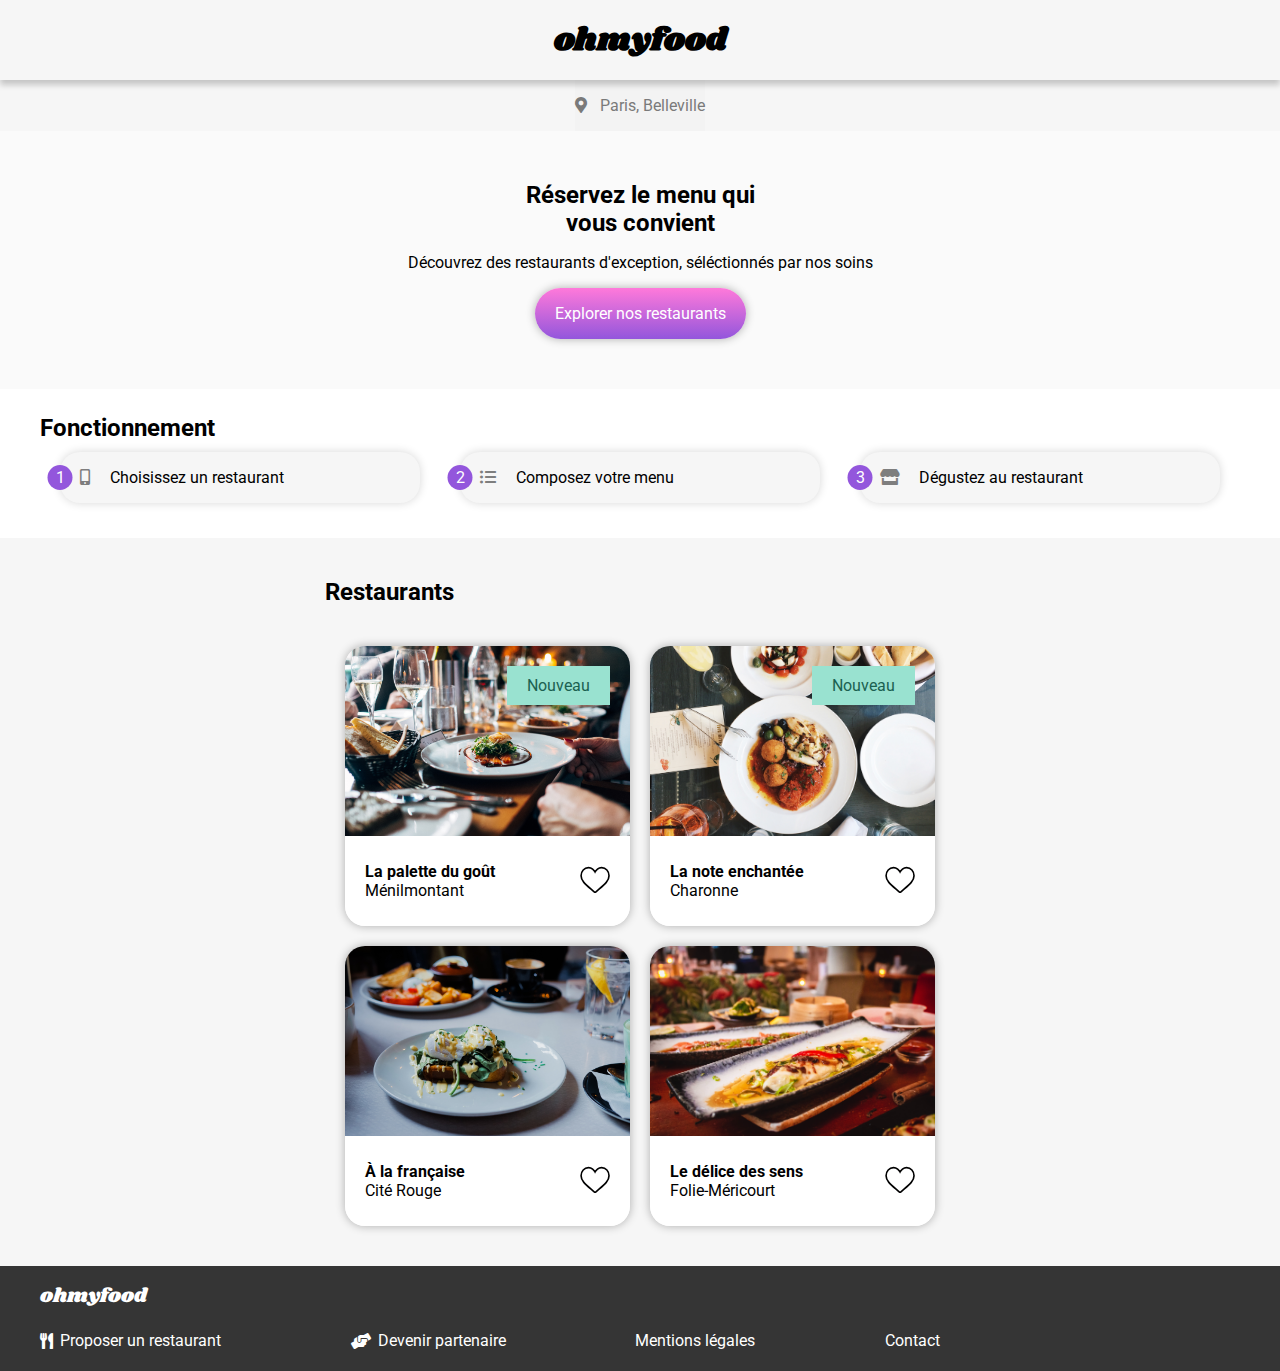
<file: index.html>
<!DOCTYPE html>
<html lang="en">
<head>
    <meta charset="UTF-8">
    <meta name="viewport" content="width=device-width, initial-scale=1.0">
    <title>ohmyfood </title>

    <!--- CSS -->
    <link rel="stylesheet" type="text/css" href="styles/style_index.css">

    <!-- Font Awesome -->
    <link rel="stylesheet" href="https://cdnjs.cloudflare.com/ajax/libs/font-awesome/5.13.1/css/all.min.css">
    <!-- Google Fonts -->
    <link rel="preconnect" href="https://fonts.gstatic.com">
    <link href="https://fonts.googleapis.com/css2?family=Roboto:ital,wght@0,300;0,400;0,500;0,700;1,300;1,400;1,500&display=swap" rel="stylesheet">
    <link href="https://fonts.googleapis.com/css2?family=Shrikhand&display=swap" rel="stylesheet"> 

</head>

<body>
    
<!-- Loading spinner -->
<div class="spinner">
    <div class="spinner__border">
    <div class="spinner__center"></div>
    </div>
</div>

<!-- Logo -->
<header>
    <div class="header">
        <a href="index.html"><h1 class="header__logo">ohmyfood</h1></a>
    </div>
</header>

<!-- Localisation -->
<main class="main">
    <div class="location">
        <div class="location__icon">
            <i class="fas fa-map-marker-alt"></i>
        </div>
        <div class="location__city">
            <p>Paris, Belleville</p>
        </div>
    </div>
    
<!-- Hero section -->
<section class="hero">
    <div class="hero__container">
        <h2 class="hero__title">Réservez le menu qui vous convient</h2>
        <p class="hero__text">Découvrez des restaurants d'exception, séléctionnés par nos soins</p>
        <div class="hero__button">
            <p>Explorer nos restaurants</p>
        </div>
    </div>
</section>

<!-- Process -->
<section class="process__contain">
    <div class="process">
        <h2 class="process__title">Fonctionnement</h2>
        <div class="process__steps">
            <div class="process__step">
                <div class="process__number">1</div>
                <div class="process__icon"><i class="fas fa-mobile-alt"></i></div>
                <p class="process__text">Choisissez un restaurant </p>
            </div>
            <div class="process__step">
                <div class="process__number">2</div>
                <div class="process__icon"><i class="fas fa-list-ul"></i></div>
                <p class="process__text">Composez votre menu</p>
            </div>
            <div class="process__step">
                <div class="process__number">3</div>
                <div class="process__icon"><i class="fas fa-store"></i></div>
                <p class="process__text">Dégustez au restaurant</p>
            </div>
        </div>
    </div>
    </section>

<!-- Restaurants -->
<section class="restaurants">
    <h2 class="restaurants__title">Restaurants</h2>
    <div class="restaurant__cards">
        <a href="pages_menu/lapalettedugout.html">
            <div class="restaurant__card">
                <div class="restaurant__card-image">
                <div class="restaurant__card-new"><p>Nouveau</p></div>
                <img src="img/restaurants/restaurant1.jpg" alt="La palette du goût">
                </div>
                <div class="restaurant__block">
                    <div class="restaurant__block-info">
                        <div class="restaurant__block-name">La palette du goût</div>
                        <div class="restaurant__block-city">Ménilmontant</div>
                    </div>
                <div class="restaurant__block-hearth">
                    <svg class="heart heart-full" viewBox="-20 0 550 550"  xml:space="preserve">
                    <path d="M376,30c-27.783,0-53.255,8.804-75.707,26.168c-21.525,16.647-35.856,37.85-44.293,53.268
                        c-8.437-15.419-22.768-36.621-44.293-53.268C189.255,38.804,163.783,30,136,30C58.468,30,0,93.417,0,177.514
                        c0,90.854,72.943,153.015,183.369,247.118c18.752,15.981,40.007,34.095,62.099,53.414C248.38,480.596,252.12,482,256,482
                        s7.62-1.404,10.532-3.953c22.094-19.322,43.348-37.435,62.111-53.425C439.057,330.529,512,268.368,512,177.514
                        C512,93.417,453.532,30,376,30z"/>
                        <defs>
                        <linearGradient id="text-fill">
                            <stop offset="0%" stop-color="#9356DC" />
                            <stop offset="100%" stop-color="#FF79DA" />
                            </linearGradient>
                        </defs>                                   
                    </svg>

                    <svg class="heart heart-empty" viewBox="-20 0 550 550"  xml:space="preserve">
                        <path d="M376,30c-27.783,0-53.255,8.804-75.707,26.168c-21.525,16.647-35.856,37.85-44.293,53.268
                            c-8.437-15.419-22.768-36.621-44.293-53.268C189.255,38.804,163.783,30,136,30C58.468,30,0,93.417,0,177.514
                            c0,90.854,72.943,153.015,183.369,247.118c18.752,15.981,40.007,34.095,62.099,53.414C248.38,480.596,252.12,482,256,482
                            s7.62-1.404,10.532-3.953c22.094-19.322,43.348-37.435,62.111-53.425C439.057,330.529,512,268.368,512,177.514
                            C512,93.417,453.532,30,376,30z"/>
                        <defs>
                            <linearGradient>
                                <stop offset="0%" stop-color="#9356DC" />
                                <stop offset="100%" stop-color="#FF79DA" />
                        </linearGradient>
                        </defs>                                   
                        </svg>
                        </div>     
                </div>
            </div>
            </a>
            <a href="pages_menu/lanoteenchantee.html">
                <div class="restaurant__card">
                    <div class="restaurant__card-image">
                    <img src="img/restaurants/restaurant2.jpg" alt="La note enchantée">
                    <div class="restaurant__card-new"><p>Nouveau</p></div>
                    </div>
                    <div class="restaurant__block">
                        <div class="restaurant__block-info">
                            <div class="restaurant__block-name">La note enchantée</div>
                            <div class="restaurant__block-city">Charonne</div>
                        </div>
                        <div class="restaurant__block-hearth">
                            <svg class="heart heart-full" viewBox="-20 0 550 550"  xml:space="preserve">
                            <path d="M376,30c-27.783,0-53.255,8.804-75.707,26.168c-21.525,16.647-35.856,37.85-44.293,53.268
                                    c-8.437-15.419-22.768-36.621-44.293-53.268C189.255,38.804,163.783,30,136,30C58.468,30,0,93.417,0,177.514
                                    c0,90.854,72.943,153.015,183.369,247.118c18.752,15.981,40.007,34.095,62.099,53.414C248.38,480.596,252.12,482,256,482
                                    s7.62-1.404,10.532-3.953c22.094-19.322,43.348-37.435,62.111-53.425C439.057,330.529,512,268.368,512,177.514
                                    C512,93.417,453.532,30,376,30z"/>
                            <defs>
                            <linearGradient>
                                    <stop offset="0%" stop-color="#9356DC" />
                                    <stop offset="100%" stop-color="#FF79DA" />
                            </linearGradient>
                            </defs>                                   
                        </svg>
                
                        <svg class="heart heart-empty" viewBox="-20 0 550 550"  xml:space="preserve">
                            <path d="M376,30c-27.783,0-53.255,8.804-75.707,26.168c-21.525,16.647-35.856,37.85-44.293,53.268
                                    c-8.437-15.419-22.768-36.621-44.293-53.268C189.255,38.804,163.783,30,136,30C58.468,30,0,93.417,0,177.514
                                    c0,90.854,72.943,153.015,183.369,247.118c18.752,15.981,40.007,34.095,62.099,53.414C248.38,480.596,252.12,482,256,482
                                    s7.62-1.404,10.532-3.953c22.094-19.322,43.348-37.435,62.111-53.425C439.057,330.529,512,268.368,512,177.514
                                    C512,93.417,453.532,30,376,30z"/>
                            <defs>
                            <linearGradient>
                                    <stop offset="0%" stop-color="#9356DC" />
                                    <stop offset="100%" stop-color="#FF79DA" />
                            </linearGradient>
                            </defs>                                   
                        </svg>
                        </div>     
                    </div>
                </div>
                </a>
            <a href="pages_menu/alafrancaise.html">
                <div class="restaurant__card">
                <div class="restaurant__card-image">
                    <img src="img/restaurants/restaurant3.jpg" alt="À la française">
                </div>
                    <div class="restaurant__block">
                        <div class="restaurant__block-info">
                            <div class="restaurant__block-name">À la française</div>
                            <div class="restaurant__block-city">Cité Rouge</div>
                        </div>
                        <div class="restaurant__block-hearth">
                            <svg class="heart heart-full" viewBox="-20 0 550 550"  xml:space="preserve">
                            <path d="M376,30c-27.783,0-53.255,8.804-75.707,26.168c-21.525,16.647-35.856,37.85-44.293,53.268
                                    c-8.437-15.419-22.768-36.621-44.293-53.268C189.255,38.804,163.783,30,136,30C58.468,30,0,93.417,0,177.514
                                    c0,90.854,72.943,153.015,183.369,247.118c18.752,15.981,40.007,34.095,62.099,53.414C248.38,480.596,252.12,482,256,482
                                    s7.62-1.404,10.532-3.953c22.094-19.322,43.348-37.435,62.111-53.425C439.057,330.529,512,268.368,512,177.514
                                    C512,93.417,453.532,30,376,30z"/>
                            <defs>
                            <linearGradient>
                                    <stop offset="0%" stop-color="#9356DC" />
                                    <stop offset="100%" stop-color="#FF79DA" />
                            </linearGradient>
                            </defs>                                   
                        </svg>
                        <svg class="heart heart-empty" viewBox="-20 0 550 550"  xml:space="preserve">
                            <path d="M376,30c-27.783,0-53.255,8.804-75.707,26.168c-21.525,16.647-35.856,37.85-44.293,53.268
                                    c-8.437-15.419-22.768-36.621-44.293-53.268C189.255,38.804,163.783,30,136,30C58.468,30,0,93.417,0,177.514
                                    c0,90.854,72.943,153.015,183.369,247.118c18.752,15.981,40.007,34.095,62.099,53.414C248.38,480.596,252.12,482,256,482
                                    s7.62-1.404,10.532-3.953c22.094-19.322,43.348-37.435,62.111-53.425C439.057,330.529,512,268.368,512,177.514
                                    C512,93.417,453.532,30,376,30z"/>
                        <defs>
                            <linearGradient>
                                <stop offset="0%" stop-color="#9356DC" />
                                <stop offset="100%" stop-color="#FF79DA" />
                            </linearGradient>
                        </defs>                                   
                        </svg>
                            </div>     
                    </div>
                </div>
            </a>
            <a href="pages_menu/ledelicedessens.html">
                <div class="restaurant__card">
                <div class="restaurant__card-image">
                    <img src="img/restaurants/restaurant4.jpg" alt="Le délice des sens">
                </div>
                    <div class="restaurant__block">
                        <div class="restaurant__block-info">
                            <div class="restaurant__block-name">Le délice des sens</div>
                            <div class="restaurant__block-city">Folie-Méricourt</div>
                        </div>
                        <div class="restaurant__block-hearth">
                        <svg class="heart heart-full" viewBox="-20 0 550 550"  xml:space="preserve">
                        <path d="M376,30c-27.783,0-53.255,8.804-75.707,26.168c-21.525,16.647-35.856,37.85-44.293,53.268
                                c-8.437-15.419-22.768-36.621-44.293-53.268C189.255,38.804,163.783,30,136,30C58.468,30,0,93.417,0,177.514
                                c0,90.854,72.943,153.015,183.369,247.118c18.752,15.981,40.007,34.095,62.099,53.414C248.38,480.596,252.12,482,256,482
                                s7.62-1.404,10.532-3.953c22.094-19.322,43.348-37.435,62.111-53.425C439.057,330.529,512,268.368,512,177.514
                                C512,93.417,453.532,30,376,30z"/>
                        <defs>
                        <linearGradient>
                                <stop offset="0%" stop-color="#9356DC"/>
                                <stop offset="100%" stop-color="#FF79DA"/>
                        </linearGradient>
                        </defs>                                   
                    </svg>
            
                    <svg class="heart heart-empty" viewBox="-20 0 550 550"  xml:space="preserve">
                        <path d="M376,30c-27.783,0-53.255,8.804-75.707,26.168c-21.525,16.647-35.856,37.85-44.293,53.268
                                c-8.437-15.419-22.768-36.621-44.293-53.268C189.255,38.804,163.783,30,136,30C58.468,30,0,93.417,0,177.514
                                c0,90.854,72.943,153.015,183.369,247.118c18.752,15.981,40.007,34.095,62.099,53.414C248.38,480.596,252.12,482,256,482
                                s7.62-1.404,10.532-3.953c22.094-19.322,43.348-37.435,62.111-53.425C439.057,330.529,512,268.368,512,177.514
                                C512,93.417,453.532,30,376,30z"/>
                        <defs>
                        <linearGradient>
                                <stop offset="0%" stop-color="#9356DC"/>
                                <stop offset="100%" stop-color="#FF79DA"/>
                        </linearGradient>
                        </defs>                                   
                    </svg>
                        </div>     
                </div>
            </div>
            </a>
        </div>
    </section>
</main>


<!-- Footer -->

<footer class="footer">
    <div class="footer__bloc">
    <div class="logo"><a href="/index.html">ohmyfood</a></div>
    <div class="footer__bloc-links">
        <div class="footer__bloc-link">
        <i class="fas fa-utensils"></i>
        <h3 class="footer__bloc-link__title">Proposer un restaurant</h3>
        </div>
        <div class="footer__bloc-link">
        <i class="fas fa-hands-helping"></i>
        <h3 class="footer__bloc-link__title">Devenir partenaire</h3>
        </div>
        <div class="footer__bloc-link">
        <h3 class="footer__bloc-link__title">Mentions légales</h3>
        </div>
        <div class="footer__bloc-link">
        <h3 class="footer__bloc-link__title"><a href="mailto:contact@ohmyfood.com">Contact</a></h3>
        </div>
    </div>
    </div>
</footer>

</body>
</html>
</file>
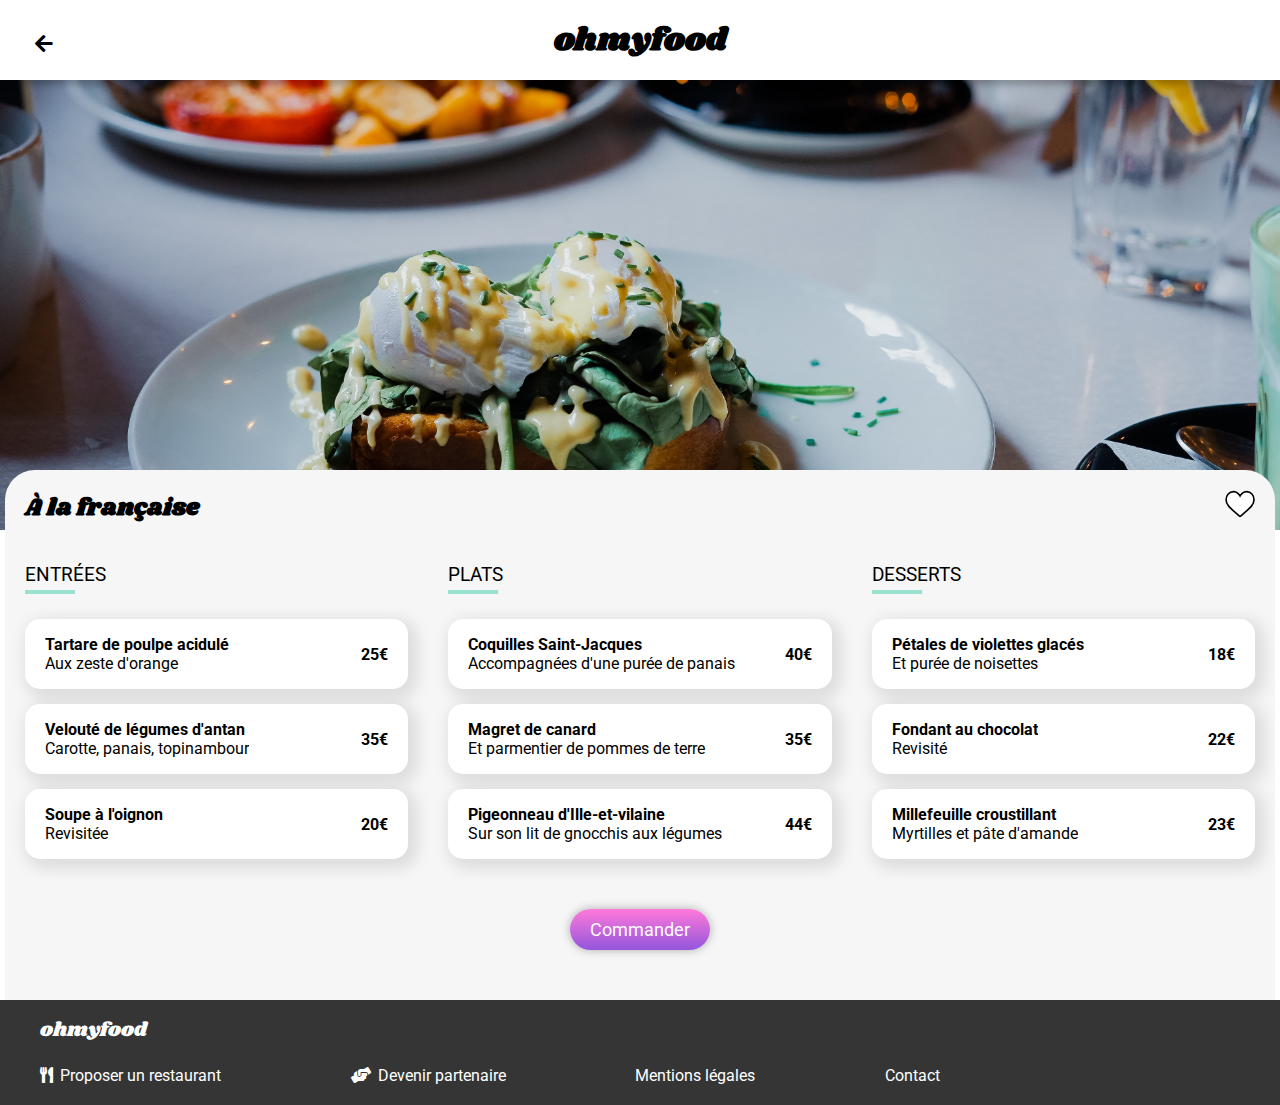
<file: pages_menu/alafrancaise.html>
<!DOCTYPE html>
<html lang="en">
<head>
    <meta charset="UTF-8">
    <meta http-equiv="X-UA-Compatible" content="IE=edge">
    <meta name="viewport" content="width=device-width, initial-scale=1.0">
    <title>À la française</title>

    <!-- CSS -->
    <link rel="stylesheet" type="text/css" href="../styles/style_menu.css">
    <!-- Font Awesome -->
    <link rel="stylesheet" href="https://cdnjs.cloudflare.com/ajax/libs/font-awesome/5.13.1/css/all.min.css">
    <!-- Fonts -->
    <link rel="preconnect" href="https://fonts.gstatic.com">
    <link href="https://fonts.googleapis.com/css2?family=Roboto:ital,wght@0,300;0,400;0,500;0,700;1,300;1,400;1,500&display=swap" rel="stylesheet">
    <link href="https://fonts.googleapis.com/css2?family=Shrikhand&display=swap" rel="stylesheet">
</head>
<body>
    <!-- Logo -->
    <header>
        <div class="header">
        <div class="header__arrow-back"><a href="../index.html"><i class="fas fa-arrow-left"></i></a></div>
            <h1 class="header__logo"><a href="../index.html">ohmyfood</a></h1>
        </div>
    </header>

    <!-- Image -->
    <div class="img">
        <img class="img__image" src="../img/restaurants/restaurant3.jpg" alt="À la française">
    </div>
    <!-- Menu -->
    <section id="menu">
        <div class="menu">
        <div class="menu__header">
            <h2 class="menu__header__title">À la française</h2>
            <div class="menu__header__heart">
            <svg class="heart heart-full" viewBox="-20 0 550 550"  xml:space="preserve">
            <path d="M376,30c-27.783,0-53.255,8.804-75.707,26.168c-21.525,16.647-35.856,37.85-44.293,53.268
                        c-8.437-15.419-22.768-36.621-44.293-53.268C189.255,38.804,163.783,30,136,30C58.468,30,0,93.417,0,177.514
                        c0,90.854,72.943,153.015,183.369,247.118c18.752,15.981,40.007,34.095,62.099,53.414C248.38,480.596,252.12,482,256,482
                        s7.62-1.404,10.532-3.953c22.094-19.322,43.348-37.435,62.111-53.425C439.057,330.529,512,268.368,512,177.514
                        C512,93.417,453.532,30,376,30z"/>
            <defs>
            <linearGradient>
                    <stop offset="0%" stop-color="#9356DC" />
                    <stop offset="100%" stop-color="#FF79DA" />
            </linearGradient>
            </defs>                                   
        </svg>

        <svg class="heart heart-empty" viewBox="-20 0 550 550"  xml:space="preserve">
            <path d="M376,30c-27.783,0-53.255,8.804-75.707,26.168c-21.525,16.647-35.856,37.85-44.293,53.268
                    c-8.437-15.419-22.768-36.621-44.293-53.268C189.255,38.804,163.783,30,136,30C58.468,30,0,93.417,0,177.514
                    c0,90.854,72.943,153.015,183.369,247.118c18.752,15.981,40.007,34.095,62.099,53.414C248.38,480.596,252.12,482,256,482
                    s7.62-1.404,10.532-3.953c22.094-19.322,43.348-37.435,62.111-53.425C439.057,330.529,512,268.368,512,177.514
                    C512,93.417,453.532,30,376,30z"/>
        <defs>
            <linearGradient id="text-fill">
                <stop offset="0%" stop-color="#9356DC" />
                <stop offset="100%" stop-color="#FF79DA" />
            </linearGradient>
        </defs>                                   
        </svg>
        </div>
    </div>
    <div class="menu__grid">
        <div class="menu__grid__bloc">
        <div class="menu__grid__title"><h3>entrées</h3></div>
        <div class="menu__grid__case appears-with-opacity" id="case-1">
            <div class="dish-and-price">
            <div class="menu__case__dish">
                <div class="menu__case__dish-title">
                <p>Tartare de poulpe acidulé</p>
                </div>
                <div class="menu__case__dish-subtitle">
                <p>Aux zeste d'orange</p>
                </div>
            </div>
            <div class="menu__case__price">25€</div>
        </div>
            <div class="validation__box">
            <i class="fas fa-check-circle"></i>
            </div>
        </div>
        <div class="menu__grid__case appears-with-opacity" id="case-2">
            <div class="dish-and-price">
            <div class="menu__case__dish">
                <div class="menu__case__dish-title">
                <p>Velouté de légumes d'antan</p>
                </div>
                <div class="menu__case__dish-subtitle">
                <p>Carotte, panais, topinambour</p>
                </div>
            </div>
            <div class="menu__case__price">35€</div>
        </div>
            <div class="validation__box">
            <i class="fas fa-check-circle"></i>
            </div>
        </div>
        <div class="menu__grid__case appears-with-opacity" id="case-3">
            <div class="dish-and-price">
            <div class="menu__case__dish">
                <div class="menu__case__dish-title">
                <p>Soupe à l'oignon</p>
                </div>
                <div class="menu__case__dish-subtitle">
                <p>Revisitée</p>
                </div>
            </div>
            <div class="menu__case__price">20€</div>
        </div>
            <div class="validation__box">
            <i class="fas fa-check-circle"></i>
            </div>
        </div>
        </div>
        <div class="menu__grid__bloc">
            <div class="menu__grid__title"><h3>plats</h3></div>
            <div class="menu__grid__case appears-with-opacity" id="case-4">
            <div class="dish-and-price">
            <div class="menu__case__dish">
                <div class="menu__case__dish-title">
                <p>Coquilles Saint-Jacques</p>
                </div>
                <div class="menu__case__dish-subtitle">
                <p>Accompagnées d'une purée de panais</p>
                </div>
            </div>
            <div class="menu__case__price">40€</div>
        </div>
            <div class="validation__box">
            <i class="fas fa-check-circle"></i>
            </div>
        </div>
        <div class="menu__grid__case appears-with-opacity" id="case-5">
            <div class="dish-and-price">
            <div class="menu__case__dish">
                <div class="menu__case__dish-title">
                <p>Magret de canard</p>
                </div>
                <div class="menu__case__dish-subtitle">
                <p>Et parmentier de pommes de terre</p>
                </div>
            </div>
            <div class="menu__case__price">35€</div>
        </div>
            <div class="validation__box">
            <i class="fas fa-check-circle"></i>
            </div>
        </div>
        <div class="menu__grid__case appears-with-opacity" id="case-6">
            <div class="dish-and-price">
            <div class="menu__case__dish">
                <div class="menu__case__dish-title">
                <p>Pigeonneau d'Ille-et-vilaine</p>
                </div>
                <div class="menu__case__dish-subtitle">
                <p>Sur son lit de gnocchis aux légumes</p>
                </div>
            </div>
            <div class="menu__case__price">44€</div>
        </div>
            <div class="validation__box">
            <i class="fas fa-check-circle"></i>
            </div>
        </div>
        </div>
        <div class="menu__grid__bloc">
            <div class="menu__grid__title"><h3>desserts</h3></div>
            <div class="menu__grid__case appears-with-opacity" id="case-7">
            <div class="dish-and-price">
            <div class="menu__case__dish">
                <div class="menu__case__dish-title">
                <p>Pétales de violettes glacés</p>
                </div>
                <div class="menu__case__dish-subtitle">
                <p>Et purée de noisettes</p>
                </div>
            </div>
            <div class="menu__case__price">18€</div>
        </div>
            <div class="validation__box">
            <i class="fas fa-check-circle"></i>
            </div>
        </div>
        <div class="menu__grid__case appears-with-opacity" id="case-8">
            <div class="dish-and-price">
            <div class="menu__case__dish">
                <div class="menu__case__dish-title">
                <p>Fondant au chocolat</p>
                </div>

                <div class="menu__case__dish-subtitle">
                    <p>Revisité</p>
                </div>
                </div>
                <div class="menu__case__price">22€</div>
            </div>
            <div class="validation__box">
                <i class="fas fa-check-circle"></i>
            </div>
            </div>
            <div class="menu__grid__case appears-with-opacity" id="case-9">
            <div class="dish-and-price">
                <div class="menu__case__dish">
                <div class="menu__case__dish-title">
                    <p>Millefeuille croustillant</p>
                </div>
                <div class="menu__case__dish-subtitle">
                    <p>Myrtilles et pâte d'amande</p>
                </div>
                </div>
                <div class="menu__case__price">23€</div>
            </div>
            <div class="validation__box">
                <i class="fas fa-check-circle"></i>
            </div>
            </div>
        </div>
        </div>
        <div class="menu__contain-button">
            <div class="menu__button">Commander</div>
        </div>
        </div>
    </section>

    <footer class="footer">
        <div class="footer__bloc">
        <div class="logo"><a href="index.html">ohmyfood</a></div>
        <div class="footer__bloc-links">
            <div class="footer__bloc-link">
            <i class="fas fa-utensils"></i>
            <h3 class="footer__bloc-link__title">Proposer un restaurant</h3>
            </div>
            <div class="footer__bloc-link">
            <i class="fas fa-hands-helping"></i>
            <h3 class="footer__bloc-link__title">Devenir partenaire</h3>
            </div>
            <div class="footer__bloc-link">
            <h3 class="footer__bloc-link__title">Mentions légales</h3>
            </div>
            <div class="footer__bloc-link">
            <h3 class="footer__bloc-link__title"><a href="mailto:contact@ohmyfood.com">Contact</a></h3>
            </div>
        </div>
        </div>
    </footer>

</body>
</html>
</file>
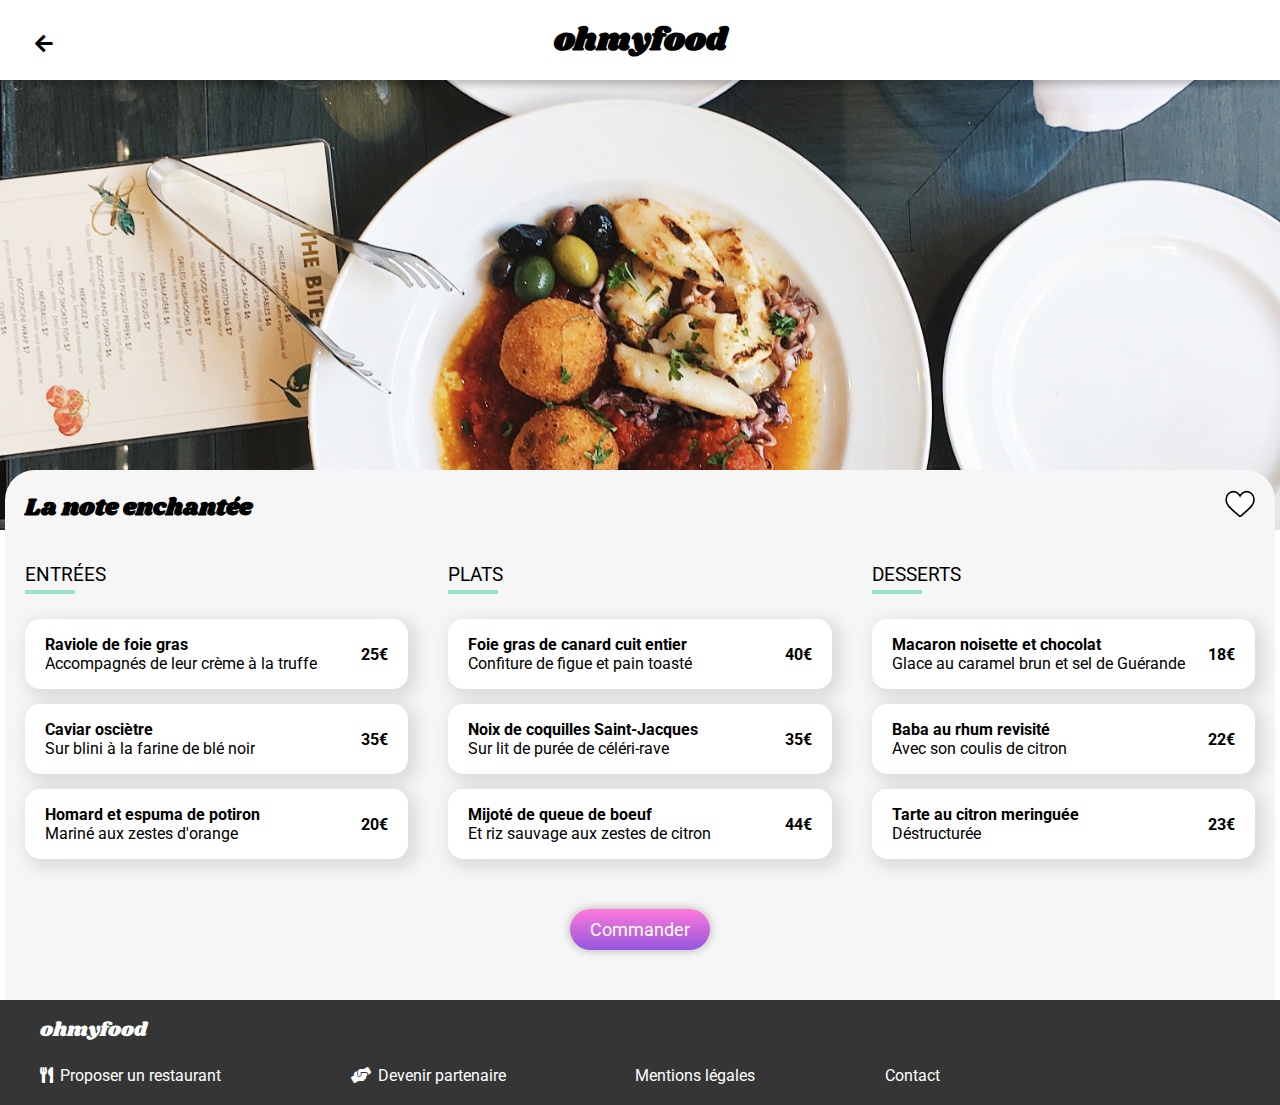
<file: pages_menu/lanoteenchantee.html>
<!DOCTYPE html>
<html lang="en">
<head>
    <meta charset="UTF-8">
    <meta name="viewport" content="width=device-width, initial-scale=1.0">
    <title>La note enchantée</title>
    <!-- CSS -->
    <link rel="stylesheet" type="text/css" href="../styles/style_menu.css">
    <!-- Font Awesome -->
    <link rel="stylesheet" href="https://cdnjs.cloudflare.com/ajax/libs/font-awesome/5.13.1/css/all.min.css">
    <!-- Fonts -->
    <link rel="preconnect" href="https://fonts.gstatic.com">
    <link href="https://fonts.googleapis.com/css2?family=Roboto:ital,wght@0,300;0,400;0,500;0,700;1,300;1,400;1,500&display=swap" rel="stylesheet">
    <link href="https://fonts.googleapis.com/css2?family=Shrikhand&display=swap" rel="stylesheet">
</head>
<body>

    <!-- Logo -->
    <header>
        <div class="header">
        <div class="header__arrow-back"><a href="../index.html"><i class="fas fa-arrow-left"></i></a></div>
            <h1 class="header__logo"><a href="../index.html">ohmyfood</a></h1>
        </div>
    </header>

    <!-- Image -->
    <div class="img">
        <img class="img__image" src="../img/restaurants/restaurant2.jpg" alt="La note enchantée">
    </div>

    <!-- Menu -->
    <section id="menu">
        <div class="menu">
        <div class="menu__header">
            <h2 class="menu__header__title">La note enchantée</h2>
            <div class="menu__header__heart">
            <svg class="heart heart-full" viewBox="-20 0 550 550"  xml:space="preserve">
            <path d="M376,30c-27.783,0-53.255,8.804-75.707,26.168c-21.525,16.647-35.856,37.85-44.293,53.268
                        c-8.437-15.419-22.768-36.621-44.293-53.268C189.255,38.804,163.783,30,136,30C58.468,30,0,93.417,0,177.514
                        c0,90.854,72.943,153.015,183.369,247.118c18.752,15.981,40.007,34.095,62.099,53.414C248.38,480.596,252.12,482,256,482
                        s7.62-1.404,10.532-3.953c22.094-19.322,43.348-37.435,62.111-53.425C439.057,330.529,512,268.368,512,177.514
                        C512,93.417,453.532,30,376,30z"/>
            <defs>
            <linearGradient id="text-fill">
                    <stop offset="0%" stop-color="#9356DC" />
                    <stop offset="100%" stop-color="#FF79DA" />
            </linearGradient>
            </defs>                                   
        </svg>
        <svg class="heart heart-empty" viewBox="-20 0 550 550"  xml:space="preserve">
            <path d="M376,30c-27.783,0-53.255,8.804-75.707,26.168c-21.525,16.647-35.856,37.85-44.293,53.268
                    c-8.437-15.419-22.768-36.621-44.293-53.268C189.255,38.804,163.783,30,136,30C58.468,30,0,93.417,0,177.514
                    c0,90.854,72.943,153.015,183.369,247.118c18.752,15.981,40.007,34.095,62.099,53.414C248.38,480.596,252.12,482,256,482
                    s7.62-1.404,10.532-3.953c22.094-19.322,43.348-37.435,62.111-53.425C439.057,330.529,512,268.368,512,177.514
                    C512,93.417,453.532,30,376,30z"/>
        <defs>
            <linearGradient>
                <stop offset="0%" stop-color="#9356DC" />
                <stop offset="100%" stop-color="#FF79DA" />
            </linearGradient>
        </defs>                                   
        </svg>
        </div>
    </div>
        <div class="menu__grid">
        <div class="menu__grid__bloc">
            <div class="menu__grid__title"><h3>entrées</h3></div>
            <div class="menu__grid__case appears-with-opacity" id="case-1">
            <div class="dish-and-price">
                <div class="menu__case__dish">
                <div class="menu__case__dish-title">
                    <p>Raviole de foie gras</p>
                </div>
                <div class="menu__case__dish-subtitle">
                    <p>Accompagnés de leur crème à la truffe</p>
                </div>
                </div>
                <div class="menu__case__price">25€</div>
            </div>
            <div class="validation__box">
                <i class="fas fa-check-circle"></i>
            </div>
            </div>
            <div class="menu__grid__case appears-with-opacity" id="case-2">
            <div class="dish-and-price">
                <div class="menu__case__dish">
                <div class="menu__case__dish-title">
                    <p>Caviar osciètre</p>
                </div>
                <div class="menu__case__dish-subtitle">
                    <p>Sur blini à la farine de blé noir</p>
                </div>
                </div>
                <div class="menu__case__price">35€</div>
            </div>
            <div class="validation__box">
                <i class="fas fa-check-circle"></i>
            </div>
            </div>
            <div class="menu__grid__case appears-with-opacity" id="case-3">
            <div class="dish-and-price">
                <div class="menu__case__dish">
                <div class="menu__case__dish-title">
                    <p>Homard et espuma de potiron</p>
                </div>
                <div class="menu__case__dish-subtitle">
                    <p>Mariné aux zestes d'orange</p>
                </div>
                </div>
                <div class="menu__case__price">20€</div>
            </div>
            <div class="validation__box">
                <i class="fas fa-check-circle"></i>
            </div>
            </div>
        </div>

        <div class="menu__grid__bloc">
            <div class="menu__grid__title"><h3>plats</h3></div>
            <div class="menu__grid__case appears-with-opacity" id="case-4">
            <div class="dish-and-price">
            <div class="menu__case__dish">
                <div class="menu__case__dish-title">
                <p>Foie gras de canard cuit entier</p>
                </div>
                <div class="menu__case__dish-subtitle">
                <p>Confiture de figue et pain toasté</p>
                </div>
            </div>
            <div class="menu__case__price">40€</div>
        </div>
            <div class="validation__box">
            <i class="fas fa-check-circle"></i>
            </div>
        </div>
        <div class="menu__grid__case appears-with-opacity" id="case-5">
            <div class="dish-and-price">
            <div class="menu__case__dish">
                <div class="menu__case__dish-title">
                <p>Noix de coquilles Saint-Jacques</p>
                </div>
                <div class="menu__case__dish-subtitle">
                <p>Sur lit de purée de céléri-rave</p>
                </div>
            </div>
            <div class="menu__case__price">35€</div>
        </div>
            <div class="validation__box">
            <i class="fas fa-check-circle"></i>
            </div>
        </div>
        <div class="menu__grid__case appears-with-opacity" id="case-6">
            <div class="dish-and-price">
            <div class="menu__case__dish">
                <div class="menu__case__dish-title">
                <p>Mijoté de queue de boeuf</p>
                </div>
                <div class="menu__case__dish-subtitle">
                <p>Et riz sauvage aux zestes de citron</p>
                </div>
            </div>
            <div class="menu__case__price">44€</div>
        </div>
            <div class="validation__box">
            <i class="fas fa-check-circle"></i>
            </div>
        </div>
        </div>

        <div class="menu__grid__bloc">
            <div class="menu__grid__title"><h3>desserts</h3></div>
            <div class="menu__grid__case appears-with-opacity" id="case-7">
            <div class="dish-and-price">
            <div class="menu__case__dish">
            <div class="menu__case__dish-title">
                <p>Macaron noisette et chocolat</p>
                </div>
                <div class="menu__case__dish-subtitle">
                <p>Glace au caramel brun et sel de Guérande</p>
                </div>
            </div>
            <div class="menu__case__price">18€</div>
        </div>
            <div class="validation__box">
            <i class="fas fa-check-circle"></i>
            </div>
        </div>
        <div class="menu__grid__case appears-with-opacity" id="case-8">
            <div class="dish-and-price">
            <div class="menu__case__dish">
                <div class="menu__case__dish-title">
                <p>Baba au rhum revisité</p>
                </div>
                <div class="menu__case__dish-subtitle">
                <p>Avec son coulis de citron</p>
                </div>
            </div>
            <div class="menu__case__price">22€</div>
        </div>
            <div class="validation__box">
            <i class="fas fa-check-circle"></i>
            </div>
        </div>
        <div class="menu__grid__case appears-with-opacity" id="case-9">
            <div class="dish-and-price">
            <div class="menu__case__dish">
                <div class="menu__case__dish-title">
                <p>Tarte au citron meringuée</p>
                </div>
            <div class="menu__case__dish-subtitle">
                <p>Déstructurée</p>
                </div>
            </div>
            <div class="menu__case__price">23€</div>
        </div>
            <div class="validation__box">
            <i class="fas fa-check-circle"></i>
            </div>
        </div>
        </div>
        </div>
        <div class="menu__contain-button">
        <div class="menu__button">Commander</div>
        </div>
        </div>
    </section>

    <footer class="footer">
        <div class="footer__bloc">
        <div class="logo"><a href="index.html">ohmyfood</a></div>
        <div class="footer__bloc-links">
            <div class="footer__bloc-link">
            <i class="fas fa-utensils"></i>
            <h3 class="footer__bloc-link__title">Proposer un restaurant</h3>
            </div>
            <div class="footer__bloc-link">
            <i class="fas fa-hands-helping"></i>
            <h3 class="footer__bloc-link__title">Devenir partenaire</h3>
            </div>
            <div class="footer__bloc-link">
            <h3 class="footer__bloc-link__title">Mentions légales</h3>
            </div>
            <div class="footer__bloc-link">
            <h3 class="footer__bloc-link__title"><a href="mailto:contact@ohmyfood.com">Contact</a></h3>
            </div>
        </div>
        </div>
    </footer>

</body>
</html>
</file>
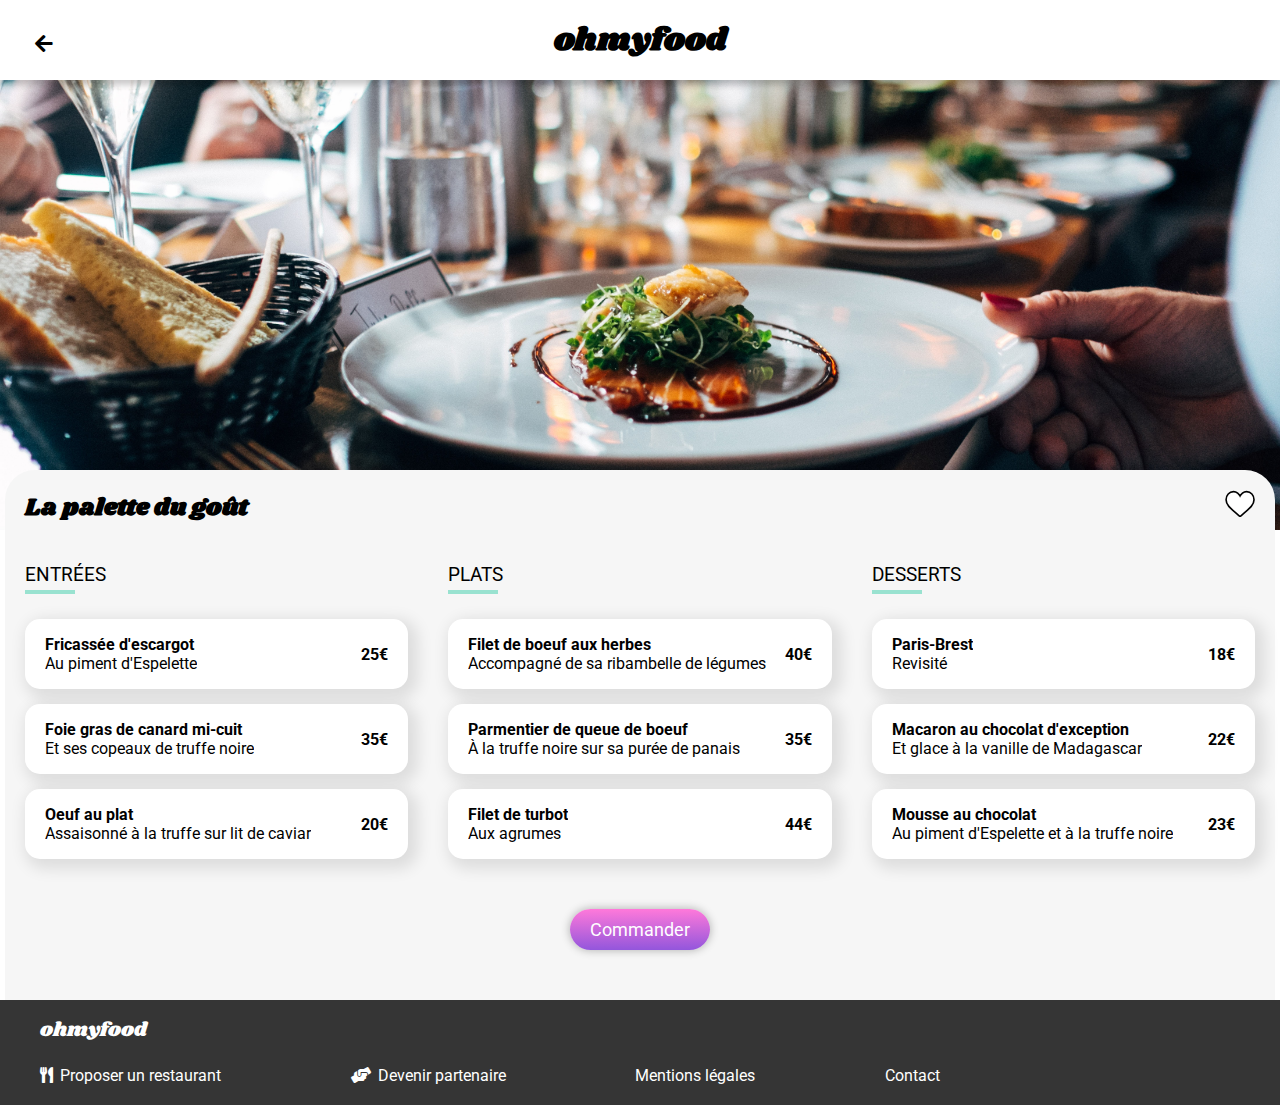
<file: pages_menu/lapalettedugout.html>
<!DOCTYPE html>
<html lang="en">
<head>
    <meta charset="UTF-8">
    <meta name="viewport" content="width=device-width, initial-scale=1.0">
    <title>La palette du goût</title>

    <!-- CSS -->
    <link rel="stylesheet" type="text/css" href="../styles/style_menu.css">
    <!-- Font Awesome -->
    <link rel="stylesheet" href="https://cdnjs.cloudflare.com/ajax/libs/font-awesome/5.13.1/css/all.min.css">
    <!-- Fonts -->
    <link rel="preconnect" href="https://fonts.gstatic.com">
    <link href="https://fonts.googleapis.com/css2?family=Roboto:ital,wght@0,300;0,400;0,500;0,700;1,300;1,400;1,500&display=swap" rel="stylesheet">
    <link href="https://fonts.googleapis.com/css2?family=Shrikhand&display=swap" rel="stylesheet">


</head>
<body>

    <!-- Logo -->
    <header>
        <div class="header">
        <div class="header__arrow-back"><a href="../index.html"><i class="fas fa-arrow-left"></i></a></div>
            <h1 class="header__logo"><a href="../index.html">ohmyfood</a></h1>
        </div>
    </header>
    
    <!-- Image -->
    <div class="img">
        <img class="img__image" src="../img/restaurants/restaurant1.jpg" alt="La palette du goût">
    </div>

    <!-- Menu -->
    <section id="menu">
        <div class="menu">
        <div class="menu__header">
            <h2 class="menu__header__title">La palette du goût</h2>
            <div class="menu__header__heart">
            <svg class="heart heart-full" viewBox="-20 0 550 550"  xml:space="preserve">
            <path d="M376,30c-27.783,0-53.255,8.804-75.707,26.168c-21.525,16.647-35.856,37.85-44.293,53.268
                        c-8.437-15.419-22.768-36.621-44.293-53.268C189.255,38.804,163.783,30,136,30C58.468,30,0,93.417,0,177.514
                        c0,90.854,72.943,153.015,183.369,247.118c18.752,15.981,40.007,34.095,62.099,53.414C248.38,480.596,252.12,482,256,482
                        s7.62-1.404,10.532-3.953c22.094-19.322,43.348-37.435,62.111-53.425C439.057,330.529,512,268.368,512,177.514
                        C512,93.417,453.532,30,376,30z"/>
            <defs>
            <linearGradient id="text-fill">
                    <stop offset="0%" stop-color="#9356DC" />
                    <stop offset="100%" stop-color="#FF79DA" />
            </linearGradient>
            </defs>                                   
        </svg>

        <svg class="heart heart-empty" viewBox="-20 0 550 550"  xml:space="preserve">
            <path d="M376,30c-27.783,0-53.255,8.804-75.707,26.168c-21.525,16.647-35.856,37.85-44.293,53.268
                    c-8.437-15.419-22.768-36.621-44.293-53.268C189.255,38.804,163.783,30,136,30C58.468,30,0,93.417,0,177.514
                    c0,90.854,72.943,153.015,183.369,247.118c18.752,15.981,40.007,34.095,62.099,53.414C248.38,480.596,252.12,482,256,482
                    s7.62-1.404,10.532-3.953c22.094-19.322,43.348-37.435,62.111-53.425C439.057,330.529,512,268.368,512,177.514
                    C512,93.417,453.532,30,376,30z"/>
        <defs>
            <linearGradient>
                <stop offset="0%" stop-color="#9356DC" />
                <stop offset="100%" stop-color="#FF79DA" />
            </linearGradient>
        </defs>                                   
        </svg>
        </div>
    </div>
        <div class="menu__grid">
        <div class="menu__grid__bloc">
            <div class="menu__grid__title"><h3>entrées</h3></div>
            <div class="menu__grid__case appears-with-opacity" id="case-1">
            <div class="dish-and-price">
                <div class="menu__case__dish">
                <div class="menu__case__dish-title">
                    <p>Fricassée d'escargot</p>
                </div>

                <div class="menu__case__dish-subtitle">
                    <p>Au piment d'Espelette</p>
                </div>
                </div>
                <div class="menu__case__price">25€</div>
            </div>
            <div class="validation__box">
                <i class="fas fa-check-circle"></i>
            </div>
            </div>
            <div class="menu__grid__case appears-with-opacity" id="case-2">
            <div class="dish-and-price">
                <div class="menu__case__dish">
                <div class="menu__case__dish-title">
                    <p>Foie gras de canard mi-cuit</p>
                </div>
                <div class="menu__case__dish-subtitle">
                    <p>Et ses copeaux de truffe noire</p>
                </div>
                </div>
                <div class="menu__case__price">35€</div>
            </div>
            <div class="validation__box">
                <i class="fas fa-check-circle"></i>
            </div>
            </div>
            <div class="menu__grid__case appears-with-opacity" id="case-3">
            <div class="dish-and-price">
                <div class="menu__case__dish">
                <div class="menu__case__dish-title">
                    <p>Oeuf au plat</p>
                </div>
                <div class="menu__case__dish-subtitle">
                    <p>Assaisonné à la truffe sur lit de caviar</p>
                </div>
                </div>
                <div class="menu__case__price">20€</div>
            </div>
            <div class="validation__box">
                <i class="fas fa-check-circle"></i>
            </div>
            </div>
        </div>

        <div class="menu__grid__bloc">
            <div class="menu__grid__title"><h3>plats</h3></div>
            <div class="menu__grid__case appears-with-opacity" id="case-4">
            <div class="dish-and-price">
            <div class="menu__case__dish">
                <div class="menu__case__dish-title">
                <p>Filet de boeuf aux herbes</p>
                </div>
                <div class="menu__case__dish-subtitle">
                <p>Accompagné de sa ribambelle de légumes</p>
                </div>
            </div>
            <div class="menu__case__price">40€</div>
        </div>
            <div class="validation__box">
            <i class="fas fa-check-circle"></i>
            </div>
        </div>
        <div class="menu__grid__case appears-with-opacity" id="case-5">
            <div class="dish-and-price">
            <div class="menu__case__dish">
                <div class="menu__case__dish-title">
                <p>Parmentier de queue de boeuf</p>
                </div>
                <div class="menu__case__dish-subtitle">
                <p>À la truffe noire sur sa purée de panais</p>
                </div>
            </div>
            <div class="menu__case__price">35€</div>
        </div>
            <div class="validation__box">
            <i class="fas fa-check-circle"></i>
            </div>
        </div>
        <div class="menu__grid__case appears-with-opacity" id="case-6">
            <div class="dish-and-price">
            <div class="menu__case__dish">
                <div class="menu__case__dish-title">
                <p>Filet de turbot</p>
                </div>
                <div class="menu__case__dish-subtitle">
                <p>Aux agrumes</p>
                </div>
            </div>
            <div class="menu__case__price">44€</div>
        </div>
            <div class="validation__box">
            <i class="fas fa-check-circle"></i>
            </div>
        </div>
        </div>
        <div class="menu__grid__bloc">
            <div class="menu__grid__title"><h3>desserts</h3></div>
            <div class="menu__grid__case appears-with-opacity" id="case-7">
            <div class="dish-and-price">
            <div class="menu__case__dish">
                <div class="menu__case__dish-title">
                <p>Paris-Brest</p>
                </div>
                <div class="menu__case__dish-subtitle">
                <p>Revisité</p>
                </div>
            </div>
            <div class="menu__case__price">18€</div>
        </div>
            <div class="validation__box">
            <i class="fas fa-check-circle"></i>
            </div>
        </div>

        <div class="menu__grid__case appears-with-opacity" id="case-8">
            <div class="dish-and-price">
            <div class="menu__case__dish">
                <div class="menu__case__dish-title">
                <p>Macaron au chocolat d'exception</p>
                </div>
                <div class="menu__case__dish-subtitle">
                <p>Et glace à la vanille de Madagascar</p>
                </div>
            </div>
            <div class="menu__case__price">22€</div>
        </div>
            <div class="validation__box">
            <i class="fas fa-check-circle"></i>
            </div>
        </div>
        <div class="menu__grid__case appears-with-opacity" id="case-9">
            <div class="dish-and-price">
            <div class="menu__case__dish">
                <div class="menu__case__dish-title">
                <p>Mousse au chocolat</p>
                </div>
                <div class="menu__case__dish-subtitle">
                <p>Au piment d'Espelette et à la truffe noire</p>
                </div>
            </div>
            <div class="menu__case__price">23€</div>
        </div>
            <div class="validation__box">
            <i class="fas fa-check-circle"></i>
            </div>
        </div>
        </div>
        </div>
        <div class="menu__contain-button">
        <div class="menu__button">Commander</div>
        </div>
    </div>
</section>

<footer class="footer">
    <div class="footer__bloc">
    <div class="logo"><a href="index.html">ohmyfood</a></div>
    <div class="footer__bloc-links">
        <div class="footer__bloc-link">
        <i class="fas fa-utensils"></i>
        <h3 class="footer__bloc-link__title">Proposer un restaurant</h3>
        </div>
        <div class="footer__bloc-link">
        <i class="fas fa-hands-helping"></i>
        <h3 class="footer__bloc-link__title">Devenir partenaire</h3>
        </div>
        <div class="footer__bloc-link">
        <h3 class="footer__bloc-link__title">Mentions légales</h3>
        </div>
        <div class="footer__bloc-link">
        <h3 class="footer__bloc-link__title"><a href="mailto:contact@ohmyfood.com">Contact</a></h3>
        </div>
    </div>
    </div>
</footer>

</body>
</html>
</file>
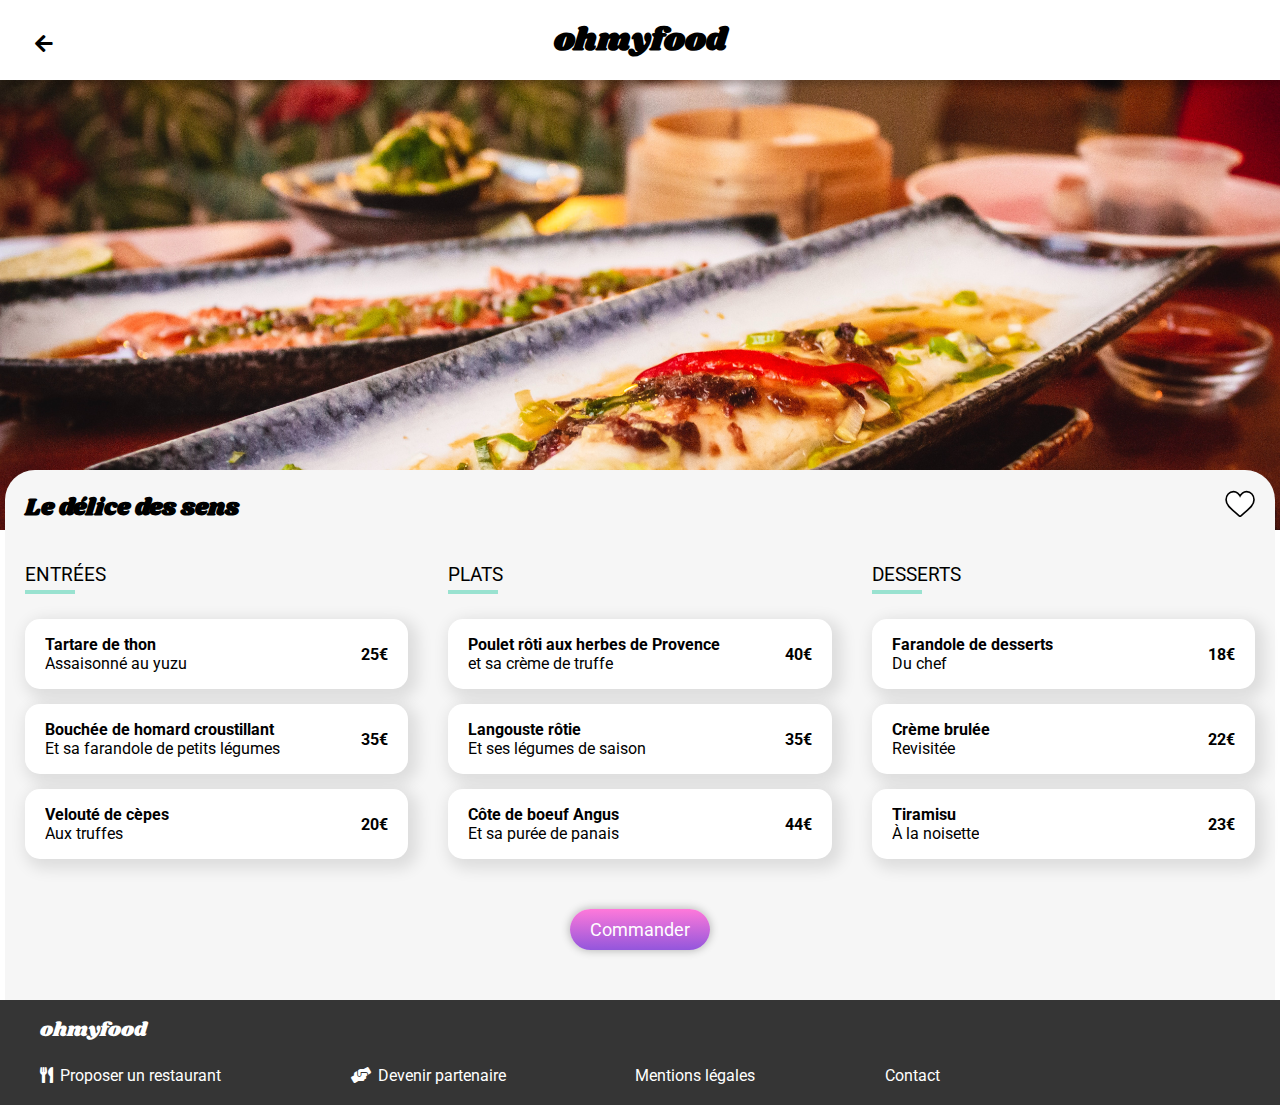
<file: pages_menu/ledelicedessens.html>
<!DOCTYPE html>
<html lang="en">
<head>
    <meta charset="UTF-8">
    <meta name="viewport" content="width=device-width, initial-scale=1.0">
    <title>Le délice des sens</title>

    <!-- CSS -->
    <link rel="stylesheet" type="text/css" href="../styles/style_menu.css">
    <!-- Font Awesome -->
    <link rel="stylesheet" href="https://cdnjs.cloudflare.com/ajax/libs/font-awesome/5.13.1/css/all.min.css">
    <!-- Fonts -->
    <link rel="preconnect" href="https://fonts.gstatic.com">
    <link href="https://fonts.googleapis.com/css2?family=Roboto:ital,wght@0,300;0,400;0,500;0,700;1,300;1,400;1,500&display=swap" rel="stylesheet">
    <link href="https://fonts.googleapis.com/css2?family=Shrikhand&display=swap" rel="stylesheet">

</head>

<body>
    <!-- Logo -->
    <header>
        <div class="header">
        <div class="header__arrow-back"><a href="../index.html"><i class="fas fa-arrow-left"></i></a></div>
            <h1 class="header__logo"><a href="../index.html">ohmyfood</a></h1>
        </div>
    </header>

    <!-- Image -->
    <div class="img">
        <img class="img__image" src="../img/restaurants/restaurant4.jpg" alt="Le délice des sens">
    </div>

    <!-- Menu -->
    <section id="menu">
    <div class="menu">
        <div class="menu__header">
        <h2 class="menu__header__title">Le délice des sens</h2>
        <div class="menu__header__heart">
            <svg class="heart heart-full" viewBox="-20 0 550 550"  xml:space="preserve">
            <path d="M376,30c-27.783,0-53.255,8.804-75.707,26.168c-21.525,16.647-35.856,37.85-44.293,53.268
                    c-8.437-15.419-22.768-36.621-44.293-53.268C189.255,38.804,163.783,30,136,30C58.468,30,0,93.417,0,177.514
                    c0,90.854,72.943,153.015,183.369,247.118c18.752,15.981,40.007,34.095,62.099,53.414C248.38,480.596,252.12,482,256,482
                    s7.62-1.404,10.532-3.953c22.094-19.322,43.348-37.435,62.111-53.425C439.057,330.529,512,268.368,512,177.514
                    C512,93.417,453.532,30,376,30z"/>
            <defs>
            <linearGradient id="text-fill">
                    <stop offset="0%" stop-color="#9356DC" />
                    <stop offset="100%" stop-color="#FF79DA" />
            </linearGradient>
            </defs>                                   
        </svg>

        <svg class="heart heart-empty" viewBox="-20 0 550 550"  xml:space="preserve">
            <path d="M376,30c-27.783,0-53.255,8.804-75.707,26.168c-21.525,16.647-35.856,37.85-44.293,53.268
                    c-8.437-15.419-22.768-36.621-44.293-53.268C189.255,38.804,163.783,30,136,30C58.468,30,0,93.417,0,177.514
                    c0,90.854,72.943,153.015,183.369,247.118c18.752,15.981,40.007,34.095,62.099,53.414C248.38,480.596,252.12,482,256,482
                    s7.62-1.404,10.532-3.953c22.094-19.322,43.348-37.435,62.111-53.425C439.057,330.529,512,268.368,512,177.514
                    C512,93.417,453.532,30,376,30z"/>
            <defs>
            <linearGradient>
                    <stop offset="0%" stop-color="#9356DC" />
                    <stop offset="100%" stop-color="#FF79DA" />
            </linearGradient>
            </defs>                                   
        </svg>
        </div>
        </div>

        <div class="menu__grid">
            <div class="menu__grid__bloc">
            <div class="menu__grid__title"><h3>entrées</h3></div>
            <div class="menu__grid__case appears-with-opacity" id="case-1">
                <div class="dish-and-price">
                <div class="menu__case__dish">
                    <div class="menu__case__dish-title">
                    <p>Tartare de thon</p>
                    </div>
                    <div class="menu__case__dish-subtitle">
                    <p>Assaisonné au yuzu</p>
                    </div>
                </div>
                <div class="menu__case__price">25€</div>
            </div>
                <div class="validation__box">
                <i class="fas fa-check-circle"></i>
                </div>
            </div>
            <div class="menu__grid__case appears-with-opacity" id="case-2">
                <div class="dish-and-price">
                <div class="menu__case__dish">
                    <div class="menu__case__dish-title">
                    <p>Bouchée de homard croustillant</p>
                    </div>
                    <div class="menu__case__dish-subtitle">
                    <p>Et sa farandole de petits légumes</p>
                    </div>
                </div>
                <div class="menu__case__price">35€</div>
            </div>
                <div class="validation__box">
                <i class="fas fa-check-circle"></i>
                </div>
            </div>
            <div class="menu__grid__case appears-with-opacity" id="case-3">
                <div class="dish-and-price">
                <div class="menu__case__dish">
                    <div class="menu__case__dish-title">
                    <p>Velouté de cèpes</p>
                    </div>
                    <div class="menu__case__dish-subtitle">
                    <p>Aux truffes</p>
                    </div>
                </div>
                <div class="menu__case__price">20€</div>
            </div>
                <div class="validation__box">
                <i class="fas fa-check-circle"></i>
                </div>
            </div>
            </div>
            <div class="menu__grid__bloc">
                <div class="menu__grid__title"><h3>plats</h3></div>
                <div class="menu__grid__case appears-with-opacity" id="case-4">
                <div class="dish-and-price">
                <div class="menu__case__dish">
                    <div class="menu__case__dish-title">
                    <p>Poulet rôti aux herbes de Provence</p>
                    </div>
                    <div class="menu__case__dish-subtitle">
                    <p>et sa crème de truffe</p>
                    </div>
                </div>
                <div class="menu__case__price">40€</div>
            </div>
                <div class="validation__box">
                <i class="fas fa-check-circle"></i>
                </div>
            </div>
            <div class="menu__grid__case appears-with-opacity" id="case-5">
                <div class="dish-and-price">
                <div class="menu__case__dish">
                    <div class="menu__case__dish-title">
                    <p>Langouste rôtie</p>
                    </div>
                    <div class="menu__case__dish-subtitle">
                    <p>Et ses légumes de saison</p>
                    </div>
                </div>
                <div class="menu__case__price">35€</div>
            </div>
                <div class="validation__box">
                <i class="fas fa-check-circle"></i>
                </div>
            </div>
            <div class="menu__grid__case appears-with-opacity" id="case-6">
            <div class="dish-and-price">
                <div class="menu__case__dish">
                    <div class="menu__case__dish-title">
                    <p>Côte de boeuf Angus</p>
                    </div>
                    <div class="menu__case__dish-subtitle">
                    <p>Et sa purée de panais</p>
                    </div>
                </div>
                <div class="menu__case__price">44€</div>
            </div>
                <div class="validation__box">
                <i class="fas fa-check-circle"></i>
                </div>
            </div>
            </div>
            <div class="menu__grid__bloc">
                <div class="menu__grid__title"><h3>desserts</h3></div>
                <div class="menu__grid__case appears-with-opacity" id="case-7">
                <div class="dish-and-price">
                <div class="menu__case__dish">
                    <div class="menu__case__dish-title">
                    <p>Farandole de desserts</p>
                    </div>
                    <div class="menu__case__dish-subtitle">
                    <p>Du chef</p>
                    </div>
                </div>
                <div class="menu__case__price">18€</div>
            </div>
                <div class="validation__box">
                <i class="fas fa-check-circle"></i>
                </div>
            </div>
            <div class="menu__grid__case appears-with-opacity" id="case-8">
                <div class="dish-and-price">
                <div class="menu__case__dish">
                    <div class="menu__case__dish-title">
                    <p>Crème brulée</p>
                    </div>
                    <div class="menu__case__dish-subtitle">
                    <p>Revisitée</p>
                    </div>
                </div>
                <div class="menu__case__price">22€</div>
            </div>
                <div class="validation__box">
                <i class="fas fa-check-circle"></i>
                </div>
            </div>
            <div class="menu__grid__case appears-with-opacity" id="case-9">
                <div class="dish-and-price">
                <div class="menu__case__dish">
                    <div class="menu__case__dish-title">
                    <p>Tiramisu</p>
                    </div>
                    <div class="menu__case__dish-subtitle">
                    <p>À la noisette</p>
                    </div>
                </div>
                <div class="menu__case__price">23€</div>
            </div>
                <div class="validation__box">
                <i class="fas fa-check-circle"></i>
                </div>
            </div>
            </div>
            </div>
            <div class="menu__contain-button">
            <div class="menu__button">Commander</div>
            </div>
            </div>
        </section>
    
        <footer class="footer">
            <div class="footer__bloc">
            <div class="logo"><a href="index.html">ohmyfood</a></div>
            <div class="footer__bloc-links">
                <div class="footer__bloc-link">
                <i class="fas fa-utensils"></i>
                <h3 class="footer__bloc-link__title">Proposer un restaurant</h3>
                </div>
                <div class="footer__bloc-link">
                <i class="fas fa-hands-helping"></i>
                <h3 class="footer__bloc-link__title">Devenir partenaire</h3>
                </div>
                <div class="footer__bloc-link">
                <h3 class="footer__bloc-link__title">Mentions légales</h3>
                </div>
                <div class="footer__bloc-link">
                <h3 class="footer__bloc-link__title"><a href="mailto:contact@ohmyfood.com">Contact</a></h3>
                </div>
            </div>
            </div>
        </footer>
</body>
</html>
</file>
<file: styles/style_index.css>
body {
    font-family: 'Roboto', sans-serif;
    margin: 0;
    background: #f6f6f6;
}

* a {
    text-decoration: none;
    color: white;
}

.main {
    margin: 0;
    padding: 0;
    display: -webkit-box;
    display: -ms-flexbox;
    display: flex;
    -webkit-box-pack: center;
        -ms-flex-pack: center;
            justify-content: center;
    -webkit-box-align: center;
        -ms-flex-align: center;
            align-items: center;
    -webkit-box-orient: vertical;
    -webkit-box-direction: normal;
        -ms-flex-direction: column;
            flex-direction: column;
}

.spinner {
    height: 100%;
    background: white;
    margin: auto;
    position: fixed;
    top: 0;
    left: 0;
    right: 0;
    bottom: 0;
    z-index: 20;
    -webkit-animation: spinner 2s linear;
            animation: spinner 2s linear;
    visibility: hidden;
}

.spinner__border {
    display: -webkit-box;
    display: -ms-flexbox;
    display: flex;
    -webkit-box-pack: center;
        -ms-flex-pack: center;
            justify-content: center;
    -webkit-box-align: center;
        -ms-flex-align: center;
            align-items: center;
    border: 10px solid transparent;
    border-top: 10px solid #9356DC;
    border-bottom: 10px solid #FF79DA;
    border-radius: 50%;
    width: 100px;
    height: 100px;
    margin: auto;
    position: fixed;
    top: 0;
    left: 0;
    right: 0;
    bottom: 0;
    -webkit-animation: spinner-border 2s linear;
            animation: spinner-border 2s linear;
    z-index: 10;
    visibility: hidden;
}

.spinner__center {
    width: 15px;
    height: 15px;
    border-radius: 50%;
    background-color: #99E2D0;
}

.header {
    -webkit-box-shadow: 0px 5px 6px 0px rgba(0, 0, 0, 0.2);
            box-shadow: 0px 5px 6px 0px rgba(0, 0, 0, 0.2);
    position: relative;
    display: -webkit-box;
    display: -ms-flexbox;
    display: flex;
    -webkit-box-pack: center;
        -ms-flex-pack: center;
            justify-content: center;
    -webkit-box-align: center;
        -ms-flex-align: center;
            align-items: center;
    height: 80px;
    width: 100%;
}

.header__logo {
    font-family: 'Shrikhand', cursive;
    margin: 0;
    color: black;
}

.location {
    display: -webkit-box;
    display: -ms-flexbox;
    display: flex;
    -webkit-box-pack: center;
        -ms-flex-pack: center;
            justify-content: center;
    -webkit-box-align: center;
        -ms-flex-align: center;
            align-items: center;
    background: #f3f3f3;
    color: #7a7a7a;
}

.location__city {
    margin-left: 13px;
    font-weight: 400;
}

.hero {
    background: #fafafa;
    width: 100%;
}

.hero__container {
    width: 100%;
    padding: 20px;
    display: -webkit-box;
    display: -ms-flexbox;
    display: flex;
    -webkit-box-pack: center;
        -ms-flex-pack: center;
            justify-content: center;
    -webkit-box-align: center;
        -ms-flex-align: center;
            align-items: center;
    -webkit-box-orient: vertical;
    -webkit-box-direction: normal;
        -ms-flex-direction: column;
            flex-direction: column;
    padding: 50px 0;
}

.hero__title {
    text-align: center;
    max-width: 250px;
    margin: 0;
}

.hero__text {
    text-align: center;
}

.hero__button {
    opacity: 1;
    background: -webkit-gradient(linear, left top, left bottom, from(#ff79da), to(#9356dc));
    background: linear-gradient(180deg, #ff79da 0%, #9356dc 100%);
    color: white;
    padding: 0 20px;
    border-radius: 200px;
    -webkit-box-shadow: 0px 0px 10px 0px rgba(0, 0, 0, 0.3);
            box-shadow: 0px 0px 10px 0px rgba(0, 0, 0, 0.3);
}

.hero__button:hover {
    opacity: 0.8;
    cursor: pointer;
    -webkit-transition: .3s;
    transition: .3s;
    -webkit-box-shadow: 0px 0px 10px 0px rgba(0, 0, 0, 0.6);
            box-shadow: 0px 0px 10px 0px rgba(0, 0, 0, 0.6);
}

.process__contain {
    padding: 25px 0;
    width: 100%;
    background: white;
    display: -webkit-box;
    display: -ms-flexbox;
    display: flex;
    -webkit-box-pack: center;
        -ms-flex-pack: center;
            justify-content: center;
    -webkit-box-align: center;
        -ms-flex-align: center;
            align-items: center;
    -webkit-box-orient: vertical;
    -webkit-box-direction: normal;
        -ms-flex-direction: column;
            flex-direction: column;
}

.process {
    width: 95%;
    max-width: 1200px;
    background-color: white;
    padding: 0;
    display: -webkit-box;
    display: -ms-flexbox;
    display: flex;
    -webkit-box-orient: vertical;
    -webkit-box-direction: normal;
        -ms-flex-direction: column;
            flex-direction: column;
}
.process__title {
    margin: 0;
}

.process__step {
    display: -webkit-box;
    display: -ms-flexbox;
    display: flex;
    -webkit-box-align: center;
        -ms-flex-align: center;
            align-items: center;
    background: #f6f6f6;
    height: auto;
    width: auto;
    margin: 10px 20px;
    border-radius: 20px;
    position: relative;
    -webkit-box-shadow: 0px 0px 10px 0px rgba(0, 0, 0, 0.16);
            box-shadow: 0px 0px 10px 0px rgba(0, 0, 0, 0.16);
}

.process__step:hover {
    opacity: 0.8;
    cursor: pointer;
    -webkit-transition: .3s;
    transition: .3s;
    -webkit-box-shadow: 0px 0px 10px 0px rgba(0, 0, 0, 0.6);
            box-shadow: 0px 0px 10px 0px rgba(0, 0, 0, 0.6);
    background: white;
}

.process__number {
    background-color: #9356DC;
    color: white;
    position: absolute;
    padding: 3px 8px 3px 8px;
    border-radius: 500px;
    -webkit-transform: translateX(-50%);
            transform: translateX(-50%);
}

.process__icon {
    color: #7E7E7E;
    margin: 0 20px;
}

.process__steps {
    display: -webkit-box;
    display: -ms-flexbox;
    display: flex;
    -webkit-box-pack: center;
        -ms-flex-pack: center;
            justify-content: center;
    -webkit-box-orient: vertical;
    -webkit-box-direction: normal;
        -ms-flex-direction: column;
            flex-direction: column;
}
.restaurants {
    margin: 0;
    background: #f6f6f6;
    padding: 20px;
    max-width: 1200px;
    display: -webkit-box;
    display: -ms-flexbox;
    display: flex;
    -webkit-box-pack: center;
        -ms-flex-pack: center;
            justify-content: center;
    -webkit-box-align: center;
        -ms-flex-align: center;
            align-items: center;
    -webkit-box-orient: vertical;
    -webkit-box-direction: normal;
        -ms-flex-direction: column;
            flex-direction: column;
    -webkit-box-align: start;
        -ms-flex-align: start;
            align-items: flex-start;
}

.restaurant__cards {
display: -ms-grid;
display:grid;
-ms-grid-rows: 1fr [4];
    grid-template-rows: repeat(4, 1fr);
-ms-grid-columns: 1fr;
    grid-template-columns: 1fr;
grid-gap: 20px;
padding: 20px;
}

.restaurant__card {
    position: relative;
    display: -webkit-box;
    display: -ms-flexbox;
    display: flex;
    -webkit-box-orient: vertical;
    -webkit-box-direction: normal;
        -ms-flex-direction: column;
            flex-direction: column;
    -webkit-box-pack: center;
        -ms-flex-pack: center;
            justify-content: center;
    -webkit-box-align: end;
        -ms-flex-align: end;
            align-items: flex-end;
    width: 100%;
    border-radius: 20px;
    -webkit-transform: scale(1);
            transform: scale(1);
    -webkit-box-shadow: 0px 0px 10px 0px rgba(0, 0, 0, 0.3);
            box-shadow: 0px 0px 10px 0px rgba(0, 0, 0, 0.3);
}

.restaurant__card-new {
    display: -webkit-box;
    display: -ms-flexbox;
    display: flex;
    -webkit-box-pack: center;
        -ms-flex-pack: center;
            justify-content: center;
    -webkit-box-align: center;
        -ms-flex-align: center;
            align-items: center;
    position: absolute;
    background: #99e2d0;
    top: 20px;
    right: 20px;
}

.restaurant__card-new p {
    color: #1b6150;
    padding: 10px 20px;
    margin: 0;
}

.restaurant__card:hover {
    -webkit-transition: .5s;
    transition: .5s;
    -webkit-transform: scale(1.02);
            transform: scale(1.02);
    -webkit-box-shadow: 0px 0px 10px 2px rgba(147, 86, 220, 0.6);
            box-shadow: 0px 0px 10px 2px rgba(147, 86, 220, 0.6);
}

.restaurant__card-image {
    width: 100%;
    height: 190px;
}

.restaurant__card-image > img {
    width: 100%;
    height: 100%;
    -o-object-fit: cover;
    object-fit: cover;
    border-radius: 20px 20px 0 0;
}

.restaurant__block {
    background: white;
    display: -webkit-box;
    display: -ms-flexbox;
    display: flex;
    -webkit-box-pack: justify;
        -ms-flex-pack: justify;
            justify-content: space-between;
    -webkit-box-align: center;
        -ms-flex-align: center;
            align-items: center;
    width: 100%;
    height: 90px;
    border-radius: 0 0 20px 20px;
}

.restaurant__block-info {
    color: black;
    margin-left: 20px;
}

.restaurant__block-info > :first-child {
    font-weight: 700;
}

.restaurant__block-hearth {
    display: -webkit-box;
    display: -ms-flexbox;
    display: flex;
    -webkit-box-pack: center;
        -ms-flex-pack: center;
            justify-content: center;
    -webkit-box-align: center;
        -ms-flex-align: center;
            align-items: center;
    margin-right: 20px;
    width: 30px;
}

.restaurant__block .heart {
    width: 30px;
    stroke-width: 30;
    stroke: black;
    fill: white;
    cursor: pointer;
}

.restaurant__block .heart-full {
    position: absolute;
    fill: url(#text-fill);
    stroke: none;
}

.restaurant__block .heart-empty {
    width: 50px;
    position: relative;
}

.restaurant__block .heart-empty:hover {
    opacity: 0;
    -webkit-transition: 0.5s;
    transition: 0.5s;
}

.footer {
    width: 100%;
    background-color: #353535;
    display: -webkit-box;
    display: -ms-flexbox;
    display: flex;
    -webkit-box-pack: center;
        -ms-flex-pack: center;
            justify-content: center;
    -webkit-box-align: center;
        -ms-flex-align: center;
            align-items: center;
}

.footer__bloc {
    display: inline;
    padding: 0 40px;
    width: 100%;
    max-width: 1200px;
}

.footer__bloc .logo {
    font-family: 'Shrikhand', cursive;
    color: white;
    font-size: 20px;
    padding: 15px 0;
}

.footer__bloc-links {
    display: -webkit-inline-box;
    display: -ms-inline-flexbox;
    display: inline-flex;
    -webkit-box-orient: vertical;
    -webkit-box-direction: normal;
        -ms-flex-direction: column;
            flex-direction: column;
    width: auto;
}

.footer__bloc-link {
    display: -webkit-inline-box;
    display: -ms-inline-flexbox;
    display: inline-flex;
    -webkit-box-align: center;
        -ms-flex-align: center;
            align-items: center;
    -webkit-box-orient: horizontal;
    -webkit-box-direction: normal;
        -ms-flex-direction: row;
            flex-direction: row;
    text-align: center;
    color: white;
    height: 30px;
    cursor: pointer;
}

.footer__bloc-link:hover .footer__bloc-link__title {
    text-decoration: underline;
}

.footer__bloc-link i {
    margin-right: 7px;
}

.footer__bloc-link__title {
    font-size: 16px;
    font-weight: 400;
}

@-webkit-keyframes spinner {
    0% {
    visibility: visible;
    opacity: 0.9;
    }
    70% {
    opacity: 0.9;
    }
    100% {
    opacity: 0;
    visibility: hidden;
    }
}

@keyframes spinner {
    0% {
    visibility: visible;
    opacity: 0.9;
    }
    70% {
    opacity: 0.9;
    }
    100% {
    opacity: 0;
    visibility: hidden;
    }
}

@-webkit-keyframes spinner-border {
    0% {
    visibility: visible;
    opacity: 1;
    }
    70% {
    opacity: 1;
    }
    100% {
    -webkit-transform: rotate(360deg);
            transform: rotate(360deg);
    opacity: 0;
    visibility: hidden;
    }
}

@keyframes spinner-border {
    0% {
    visibility: visible;
    opacity: 1;
    }
    70% {
    opacity: 1;
    }
    100% {
    -webkit-transform: rotate(360deg);
            transform: rotate(360deg);
    opacity: 0;
    visibility: hidden;
    }
}

@media screen and (min-width: 800px) {
    .restaurant__cards {
    display: -ms-grid;
    display: grid;
    -ms-grid-rows: 1fr 1fr;
        grid-template-rows: 1fr 1fr;
    -ms-grid-columns: 1fr 1fr;
        grid-template-columns: 1fr 1fr;
    grid-gap: 20px;
    }

    .process__step {
        width: 100%;
    }

.process__steps {
        display: -webkit-box;
        display: -ms-flexbox;
        display: flex;
        -webkit-box-pack: center;
            -ms-flex-pack: center;
                justify-content: center;
        -webkit-box-orient: horizontal;
        -webkit-box-direction: normal;
            -ms-flex-direction: row;
                flex-direction: row;
        width: 100%;
}

.footer__bloc {
    margin-bottom: 15px;
}

.footer__bloc-links {
    display: -webkit-box;
    display: -ms-flexbox;
    display: flex;
    -webkit-box-pack: justify;
        -ms-flex-pack: justify;
            justify-content: space-between;
    -webkit-box-orient: horizontal;
    -webkit-box-direction: normal;
        -ms-flex-direction: row;
            flex-direction: row;
    max-width: 900px;
    }
}

/*# sourceMappingURL=style_index.css.map */
</file>
<file: styles/style_menu.css>
body {
    font-family: 'Roboto', sans-serif;
    margin: 0;
    background: #f6f6f6;
    display: -webkit-box;
    display: -ms-flexbox;
    display: flex;
    -webkit-box-pack: center;
        -ms-flex-pack: center;
            justify-content: center;
    -webkit-box-align: center;
        -ms-flex-align: center;
            align-items: center;
    -webkit-box-orient: vertical;
    -webkit-box-direction: normal;
        -ms-flex-direction: column;
            flex-direction: column;
}

* a {
    text-decoration: none;
    color: white;
}

header {
    z-index: 10;
    background: white;
    width: 100%;
}

header .header {
    -webkit-box-shadow: 0px 5px 6px 0px rgba(0, 0, 0, 0.2);
            box-shadow: 0px 5px 6px 0px rgba(0, 0, 0, 0.2);
    position: relative;
    display: -webkit-box;
    display: -ms-flexbox;
    display: flex;
    -webkit-box-pack: center;
        -ms-flex-pack: center;
            justify-content: center;
    -webkit-box-align: center;
        -ms-flex-align: center;
            align-items: center;
    height: 80px;
    width: 100%;
}

header .header__arrow-back {
    width: 50px;
    height: 50px;
    position: absolute;
    left: 35px;
    top: 40%;
    font-size: 20px;
}

header .header__arrow-back a {
    color: #000;
}

header .header__logo {
    font-family: 'Shrikhand', cursive;
    margin: 0;
}

header .header__logo a {
    color: #000;
}

.img {
    width: 100%;
    height: 50vh;
}

.img__image {
    margin-top: -80px;
    width: 100%;
    height: 100%;
    -o-object-fit: cover;
    object-fit: cover;
}

#menu {
    background: white;
    width: 100%;
    display: -webkit-box;
    display: -ms-flexbox;
    display: flex;
    -webkit-box-pack: center;
        -ms-flex-pack: center;
            justify-content: center;
    -webkit-box-align: center;
        -ms-flex-align: center;
            align-items: center;
}

.menu {
    margin-top: -200px;
    padding: 0 20px;
    width: 100%;
    max-width: 1230px;
    border-radius: 30px 30px 0 0;
    background-color: #F6F6F6;
}

.menu__header {
    display: -webkit-box;
    display: -ms-flexbox;
    display: flex;
    -webkit-box-orient: horizontal;
    -webkit-box-direction: normal;
        -ms-flex-direction: row;
            flex-direction: row;
    -webkit-box-align: center;
        -ms-flex-align: center;
            align-items: center;
    -webkit-box-pack: justify;
        -ms-flex-pack: justify;
            justify-content: space-between;
}

.menu__header__title {
    font-family: 'Shrikhand', cursive;
}

.menu__header__heart .heart {
    width: 30px;
    stroke-width: 30;
    stroke: black;
    fill: white;
    cursor: pointer;
}

.menu__header__heart .heart-full {
    position: absolute;
    fill: url(#text-fill);
    stroke: none;
}

.menu__header__heart .heart-empty {
    position: relative;
}

.menu__header__heart .heart-empty:hover {
    opacity: 0;
    -webkit-transition: 0.5s;
    transition: 0.5s;
}

.menu__grid {
    display: -ms-grid;
    display: grid;
    grid-gap: 40px;
}

.menu__grid__bloc {
    display: -ms-grid;
    display: grid;
    grid-gap: 15px;
}

.menu__grid__title h3 {
    position: relative;
    font-weight: 400;
    text-transform: uppercase;
}

.menu__grid__title h3::after {
    content: '';
    width: 50px;
    height: 4px;
    background: #99e2d0;
    position: absolute;
    z-index: 20;
    left: 0px;
    bottom: -8px;
}

.menu__grid__case {
    position: relative;
    cursor: pointer;
    overflow: hidden;
    display: -webkit-box;
    display: -ms-flexbox;
    display: flex;
    -webkit-box-pack: justify;
        -ms-flex-pack: justify;
            justify-content: space-between;
    -webkit-box-align: center;
        -ms-flex-align: center;
            align-items: center;
    width: 100%;
    height: 70px;
    border-radius: 15px;
    background-color: white;
    -webkit-box-shadow: 5px 5px 15px 5px rgba(0, 0, 0, 0.1);
            box-shadow: 5px 5px 15px 5px rgba(0, 0, 0, 0.1);
}

.menu__grid__case:hover .validation__box {
    display: -webkit-box;
    display: -ms-flexbox;
    display: flex;
    -webkit-box-pack: center;
        -ms-flex-pack: center;
            justify-content: center;
    -webkit-box-align: center;
        -ms-flex-align: center;
            align-items: center;
    -webkit-animation: slide-left 0.5s ease;
            animation: slide-left 0.5s ease;
    -webkit-transform-origin: right;
            transform-origin: right;
}

.menu__grid__case:hover .menu__case__price {
    padding-right: 70px;
    -webkit-transition: 0.5s ease;
    transition: 0.5s ease;
}

.menu__grid__case .validation__box {
    display: none;
    position: absolute;
    background: #99E2D0;
    border-radius: 0 15px 15px 0;
    right: 0px;
    padding: 0 13px;
    height: 100%;
}

.menu__grid__case .validation__box i {
    font-size: 30px;
    color: white;
    -webkit-transform: rotate(180deg);
            transform: rotate(180deg);
    -webkit-animation: rotate 0.5s both;
            animation: rotate 0.5s both;
}

.menu__case__dish {
    margin-left: 20px;
    white-space: nowrap;
    overflow: hidden;
}

.menu__case__dish p {
    margin: 0;
    text-overflow: ellipsis;
    overflow: hidden;
}

.menu__case__dish-title {
    font-weight: bold;
}

.menu__case__price {
    padding-right: 20px;
    font-weight: bold;
    padding-left: 7px;
}

.menu__contain-button {
    display: -webkit-box;
    display: -ms-flexbox;
    display: flex;
    -webkit-box-pack: center;
        -ms-flex-pack: center;
            justify-content: center;
    -webkit-box-align: center;
        -ms-flex-align: center;
            align-items: center;
    width: 100%;
}

.menu__button {
    opacity: 1;
    background: -webkit-gradient(linear, left top, left bottom, from(#ff79da), to(#9356dc));
    background: linear-gradient(180deg, #ff79da 0%, #9356dc 100%);
    color: white;
    padding: 0 20px;
    border-radius: 200px;
    -webkit-box-shadow: 0px 0px 10px 0px rgba(0, 0, 0, 0.3);
            box-shadow: 0px 0px 10px 0px rgba(0, 0, 0, 0.3);
    padding: 10px 20px;
    margin: 50px 0;
    font-size: 18px;
}

.menu__button:hover {
    opacity: 0.8;
    cursor: pointer;
    -webkit-transition: .3s;
    transition: .3s;
    -webkit-box-shadow: 0px 0px 10px 0px rgba(0, 0, 0, 0.6);
            box-shadow: 0px 0px 10px 0px rgba(0, 0, 0, 0.6);
}

.dish-and-price {
    width: 100%;
    display: -webkit-box;
    display: -ms-flexbox;
    display: flex;
    -webkit-box-pack: justify;
        -ms-flex-pack: justify;
            justify-content: space-between;
    -webkit-box-align: center;
        -ms-flex-align: center;
            align-items: center;
}

@-webkit-keyframes rotate {
    0% {
    -webkit-transform: rotate(0);
            transform: rotate(0);
    }
    100% {
    -webkit-transform: rotate(360deg);
            transform: rotate(360deg);
    }
}

@keyframes rotate {
    0% {
    -webkit-transform: rotate(0);
            transform: rotate(0);
    }
    100% {
    -webkit-transform: rotate(360deg);
            transform: rotate(360deg);
    }
}

@-webkit-keyframes slide-left {
    0% {
    -webkit-transform: scaleX(0);
            transform: scaleX(0);
    }
    100% {
    -webkit-transform: scaleX(-50px);
            transform: scaleX(-50px);
    }
}

@keyframes slide-left {
    0% {
    -webkit-transform: scaleX(0);
            transform: scaleX(0);
    }
}

@-webkit-keyframes opacity {
    0% {
    opacity: 0;
    }
    100% {
    opacity: 1;
    }
}

@keyframes opacity {
    0% {
    opacity: 0;
    }
    100% {
    opacity: 1;
    }
}

.appears-with-opacity {
    -webkit-animation: opacity 1s both;
            animation: opacity 1s both;
}

#case-1 {
    -webkit-animation-delay: 0.1s;
            animation-delay: 0.1s;
}

#case-2 {
    -webkit-animation-delay: 0.2s;
            animation-delay: 0.2s;
}

#case-3 {
    -webkit-animation-delay: 0.3s;
            animation-delay: 0.3s;
}

#case-4 {
    -webkit-animation-delay: 0.4s;
            animation-delay: 0.4s;
}

#case-5 {
    -webkit-animation-delay: 0.5s;
            animation-delay: 0.5s;
}

#case-6 {
    -webkit-animation-delay: 0.6s;
            animation-delay: 0.6s;
}

#case-7 {
    -webkit-animation-delay: 0.7s;
            animation-delay: 0.7s;
}

#case-8 {
    -webkit-animation-delay: 0.8s;
            animation-delay: 0.8s;
}

#case-9 {
    -webkit-animation-delay: 0.9s;
            animation-delay: 0.9s;
}

.footer {
    width: 100%;
    background-color: #353535;
    display: -webkit-box;
    display: -ms-flexbox;
    display: flex;
    -webkit-box-pack: center;
        -ms-flex-pack: center;
            justify-content: center;
    -webkit-box-align: center;
        -ms-flex-align: center;
            align-items: center;
}

.footer__bloc {
    padding: 0 40px;
    width: 100%;
    max-width: 1200px;
}

.footer__bloc .logo {
    font-family: 'Shrikhand', cursive;
    color: white;
    font-size: 20px;
    padding: 15px 0;
}

.footer__bloc-links {
    display: -webkit-box;
    display: -ms-flexbox;
    display: flex;
    -webkit-box-orient: vertical;
    -webkit-box-direction: normal;
        -ms-flex-direction: column;
            flex-direction: column;
    width: 100%;
}

.footer__bloc-link {
    display: -webkit-box;
    display: -ms-flexbox;
    display: flex;
    -webkit-box-align: center;
        -ms-flex-align: center;
            align-items: center;
    display: flex;
    -webkit-box-orient: horizontal;
    -webkit-box-direction: normal;
        -ms-flex-direction: row;
            flex-direction: row;
    text-align: center;
    color: white;
    height: 30px;
    cursor: pointer;
}

.footer__bloc-link:hover .footer__bloc-link__title {
    text-decoration: underline;
}

.footer__bloc-link i {
    margin-right: 7px;
}

.footer__bloc-link__title {
    font-size: 16px;
    font-weight: 400;
}

@media screen and (min-width: 1100px) {
    .menu {
    margin-top: -60px;
    }
    .menu__grid {
    display: -ms-grid;
    display: grid;
    -ms-grid-columns: 1fr [3];
        grid-template-columns: repeat(3, 1fr);
    -ms-grid-rows: 1fr;
        grid-template-rows: 1fr;
    }
    .img__image {
    margin-top: 0;
    }
    .footer__bloc {
    margin-bottom: 15px;
    }
    .footer__bloc-links {
    display: -webkit-box;
    display: -ms-flexbox;
    display: flex;
    -webkit-box-pack: justify;
        -ms-flex-pack: justify;
            justify-content: space-between;
    -webkit-box-orient: horizontal;
    -webkit-box-direction: normal;
        -ms-flex-direction: row;
            flex-direction: row;
    max-width: 900px;
    }
}
  /*# sourceMappingURL=style_menu.css.map */
</file>
